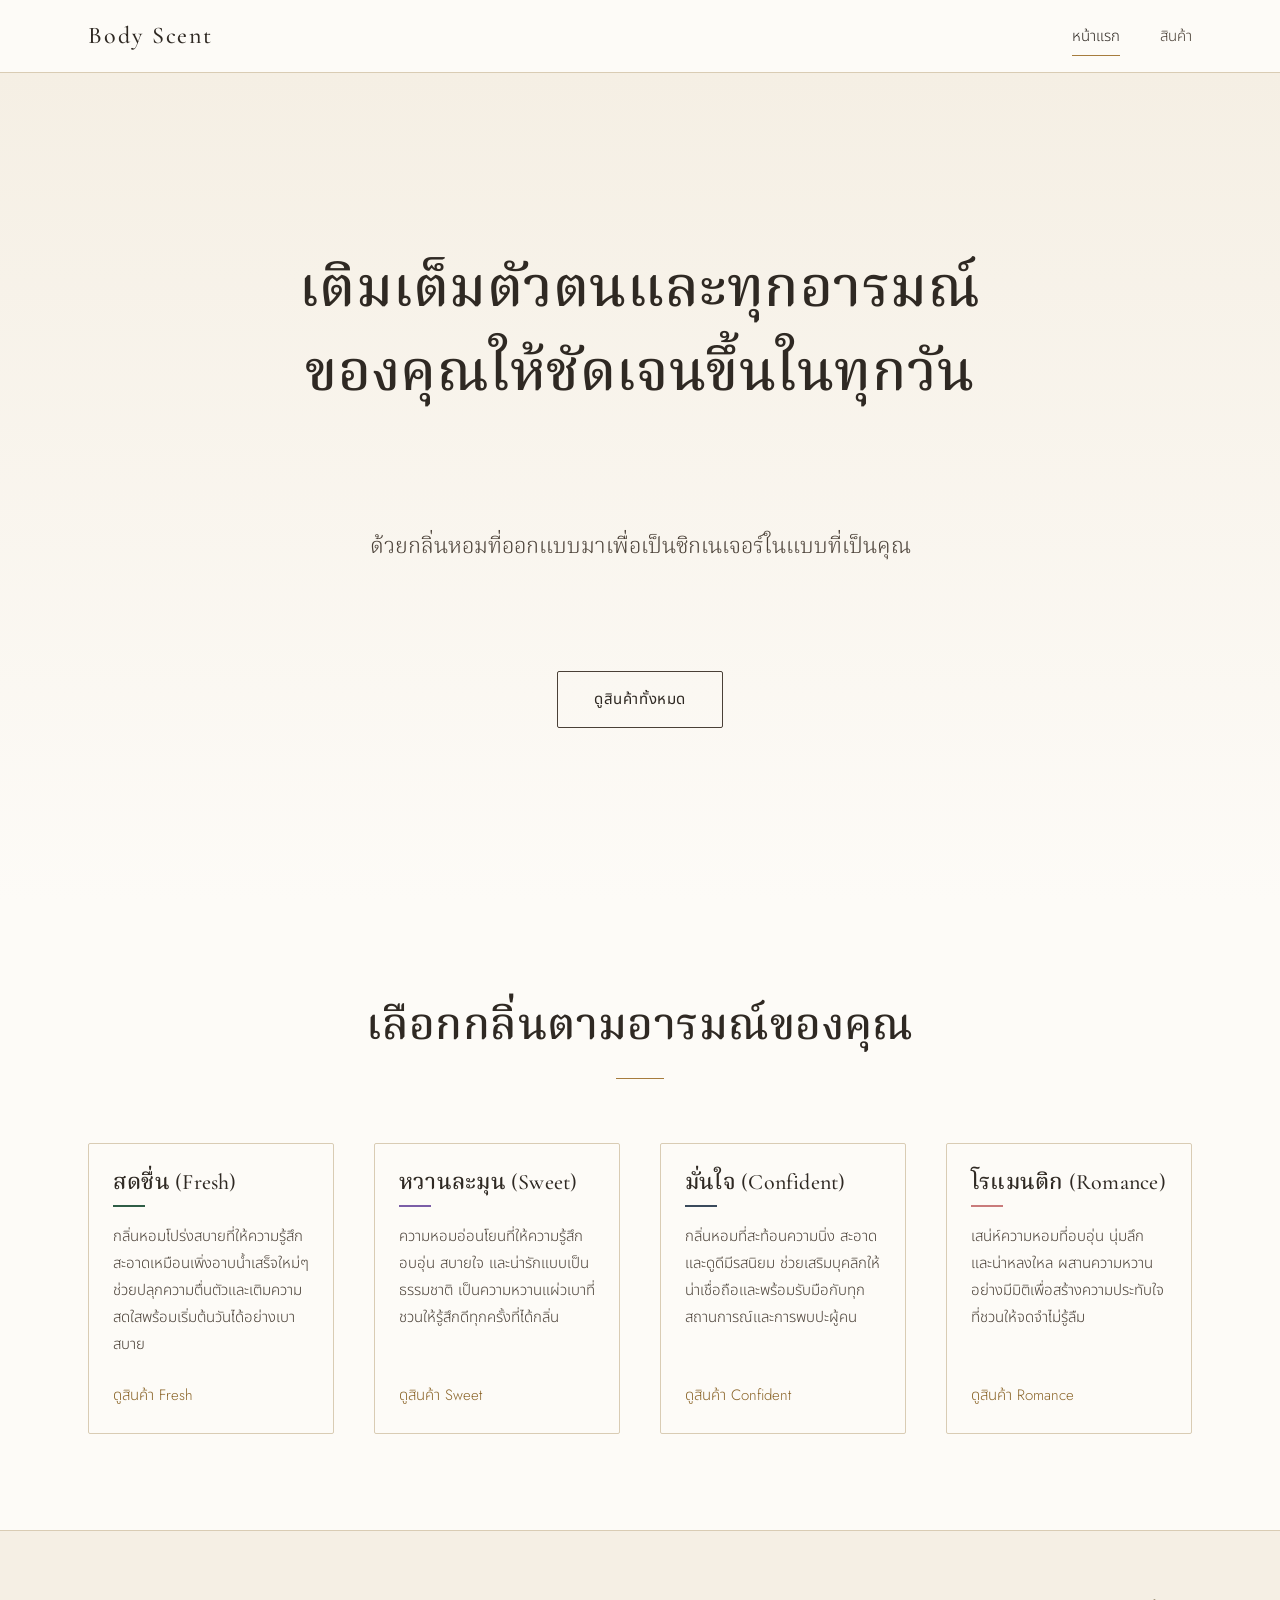
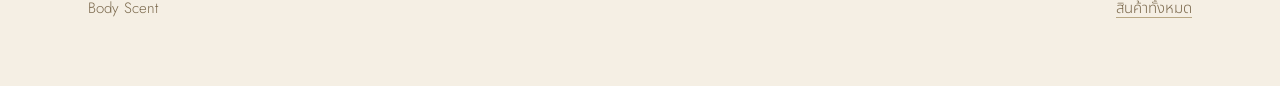
<file: index.html>
<!DOCTYPE html>
<html lang="th">
<head>
  <meta charset="UTF-8">
  <meta name="viewport" content="width=device-width, initial-scale=1">
  <title>Body Scent — เติมเต็มตัวตนและทุกอารมณ์ของคุณ</title>
  <meta name="description" content="Body Scent น้ำหอมฉีดตัวและโรลออน 4 อารมณ์ สดชื่น หวานละมุน มั่นใจ โรแมนติก">
  <link rel="stylesheet" href="style.css">
</head>
<body>

  <header class="site-header">
    <div class="container">
      <a class="brand" href="index.html">Body Scent</a>
      <ul class="nav">
        <li><a href="index.html" aria-current="page">หน้าแรก</a></li>
        <li><a href="product.html">สินค้า</a></li>
      </ul>
    </div>
  </header>

  <main>

    <section class="hero hero--full">
      <div class="container">
        <h1>เติมเต็มตัวตนและทุกอารมณ์ของคุณให้ชัดเจนขึ้นในทุกวัน</h1>
        <p class="lead">ด้วยกลิ่นหอมที่ออกแบบมาเพื่อเป็นซิกเนเจอร์ในแบบที่เป็นคุณ</p>
        <div class="hero-actions">
          <a class="btn" href="product.html">ดูสินค้าทั้งหมด</a>
        </div>
      </div>
    </section>

    <section class="section" id="moods">
      <div class="container">
        <div class="section-head is-center">
          <h2>เลือกกลิ่นตามอารมณ์ของคุณ</h2>
          <span class="rule"></span>
        </div>

        <div class="mood-list">

          <a class="mood-card" data-mood="fresh" href="product.html?mood=fresh">
            <h3>สดชื่น (Fresh)</h3>
            <span class="mood-rule"></span>
            <p>กลิ่นหอมโปร่งสบายที่ให้ความรู้สึกสะอาดเหมือนเพิ่งอาบน้ำเสร็จใหม่ๆ ช่วยปลุกความตื่นตัวและเติมความสดใสพร้อมเริ่มต้นวันได้อย่างเบาสบาย</p>
            <span class="mood-card-more">ดูสินค้า Fresh</span>
          </a>

          <a class="mood-card" data-mood="sweet" href="product.html?mood=sweet">
            <h3>หวานละมุน (Sweet)</h3>
            <span class="mood-rule"></span>
            <p>ความหอมอ่อนโยนที่ให้ความรู้สึกอบอุ่น สบายใจ และน่ารักแบบเป็นธรรมชาติ เป็นความหวานแผ่วเบาที่ชวนให้รู้สึกดีทุกครั้งที่ได้กลิ่น</p>
            <span class="mood-card-more">ดูสินค้า Sweet</span>
          </a>

          <a class="mood-card" data-mood="confident" href="product.html?mood=confident">
            <h3>มั่นใจ (Confident)</h3>
            <span class="mood-rule"></span>
            <p>กลิ่นหอมที่สะท้อนความนิ่ง สะอาด และดูดีมีรสนิยม ช่วยเสริมบุคลิกให้น่าเชื่อถือและพร้อมรับมือกับทุกสถานการณ์และการพบปะผู้คน</p>
            <span class="mood-card-more">ดูสินค้า Confident</span>
          </a>

          <a class="mood-card" data-mood="romance" href="product.html?mood=romance">
            <h3>โรแมนติก (Romance)</h3>
            <span class="mood-rule"></span>
            <p>เสน่ห์ความหอมที่อบอุ่น นุ่มลึก และน่าหลงใหล ผสานความหวานอย่างมีมิติเพื่อสร้างความประทับใจที่ชวนให้จดจำไม่รู้ลืม</p>
            <span class="mood-card-more">ดูสินค้า Romance</span>
          </a>

        </div>
      </div>
    </section>

  </main>

  <footer class="site-footer">
    <div class="container">
      <span>Body Scent</span>
      <a href="product.html">สินค้าทั้งหมด</a>
    </div>
  </footer>

  <script src="script.js"></script>
</body>
</html>
</file>
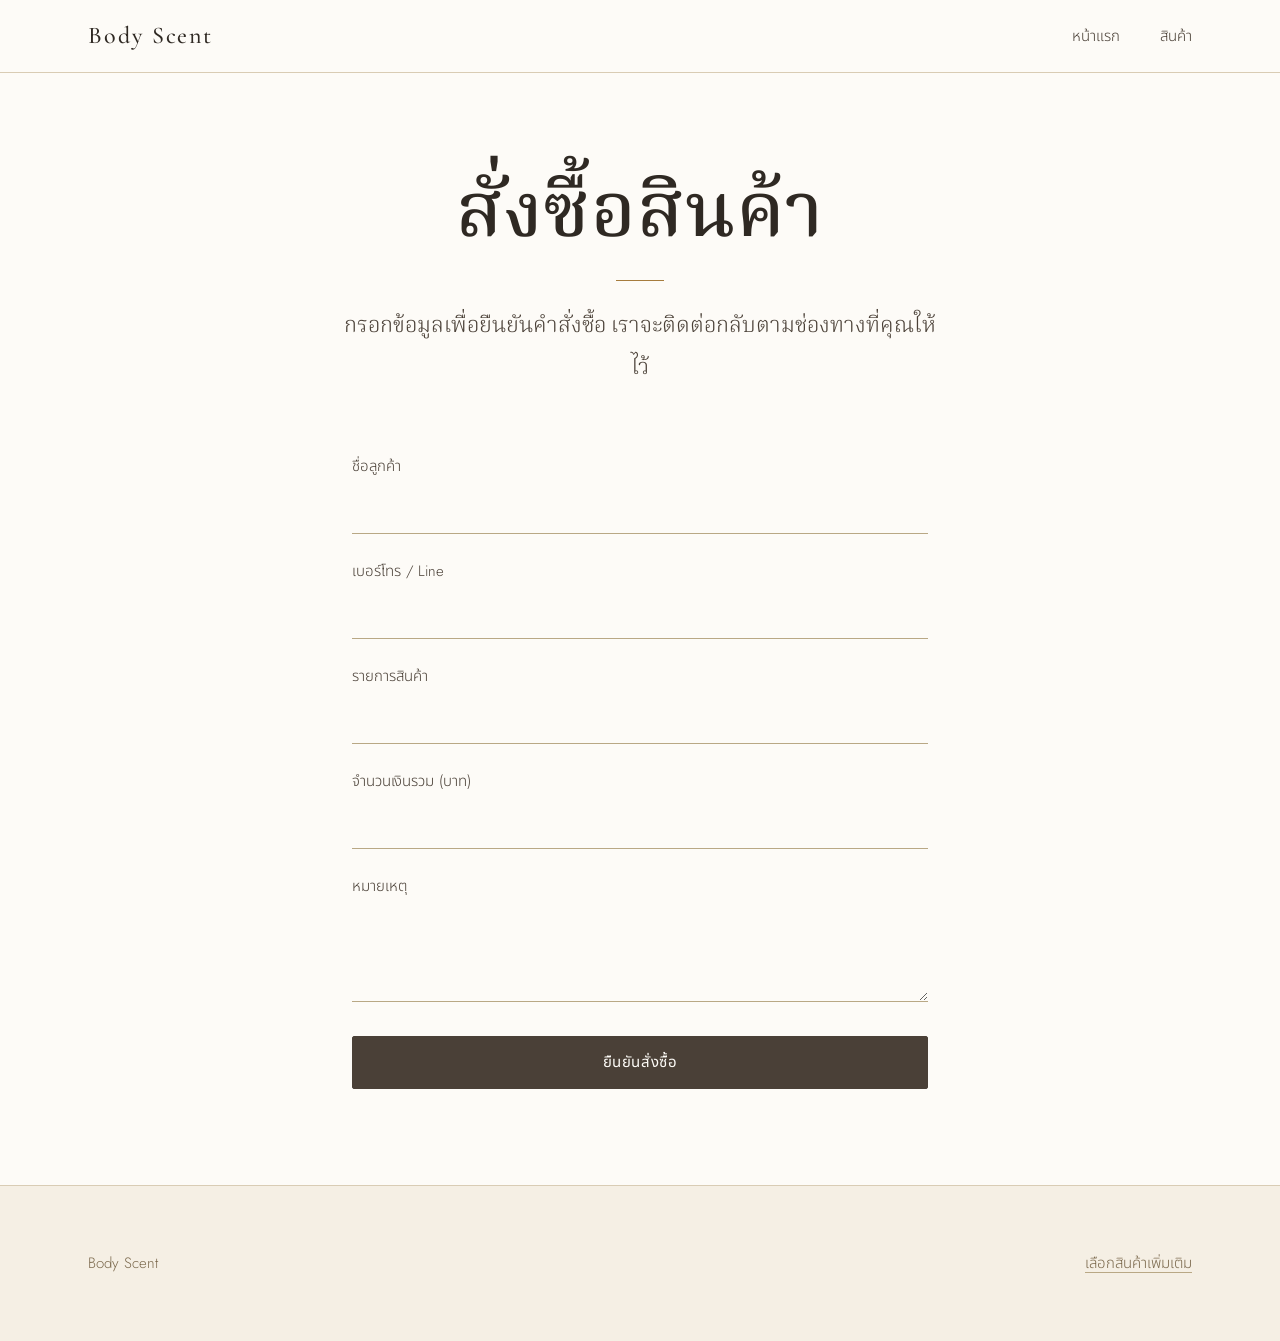
<file: order.html>
<!DOCTYPE html>
<html lang="th">
<head>
  <meta charset="UTF-8">
  <meta name="viewport" content="width=device-width, initial-scale=1">
  <title>สั่งซื้อ — Body Scent</title>
  <link rel="stylesheet" href="style.css">
</head>
<body>

  <header class="site-header">
    <div class="container">
      <a class="brand" href="index.html">Body Scent</a>
      <ul class="nav">
        <li><a href="index.html">หน้าแรก</a></li>
        <li><a href="product.html">สินค้า</a></li>
      </ul>
    </div>
  </header>

  <main>
    <section class="section">
      <div class="container">

        <div class="section-head is-center">
          <h1>สั่งซื้อสินค้า</h1>
          <span class="rule"></span>
          <p class="lead">กรอกข้อมูลเพื่อยืนยันคำสั่งซื้อ เราจะติดต่อกลับตามช่องทางที่คุณให้ไว้</p>
        </div>

        <form class="order-form" id="orderForm">

          <div class="form-field">
            <label for="customerName">ชื่อลูกค้า</label>
            <input type="text" id="customerName" name="customerName" autocomplete="name" required>
          </div>

          <div class="form-field">
            <label for="contact">เบอร์โทร / Line</label>
            <input type="text" id="contact" name="contact" autocomplete="tel" required>
          </div>

          <div class="form-field">
            <label for="items">รายการสินค้า</label>
            <input type="text" id="items" name="items" required>
          </div>

          <div class="form-field">
            <label for="total">จำนวนเงินรวม (บาท)</label>
            <input type="number" id="total" name="total" min="0" inputmode="numeric" required>
          </div>

          <div class="form-field">
            <label for="note">หมายเหตุ</label>
            <textarea id="note" name="note"></textarea>
          </div>

          <button type="submit" class="btn btn--primary btn--block">ยืนยันสั่งซื้อ</button>

        </form>

      </div>
    </section>
  </main>

  <footer class="site-footer">
    <div class="container">
      <span>Body Scent</span>
      <a href="product.html">เลือกสินค้าเพิ่มเติม</a>
    </div>
  </footer>

  <script src="script.js"></script>
</body>
</html>
</file>
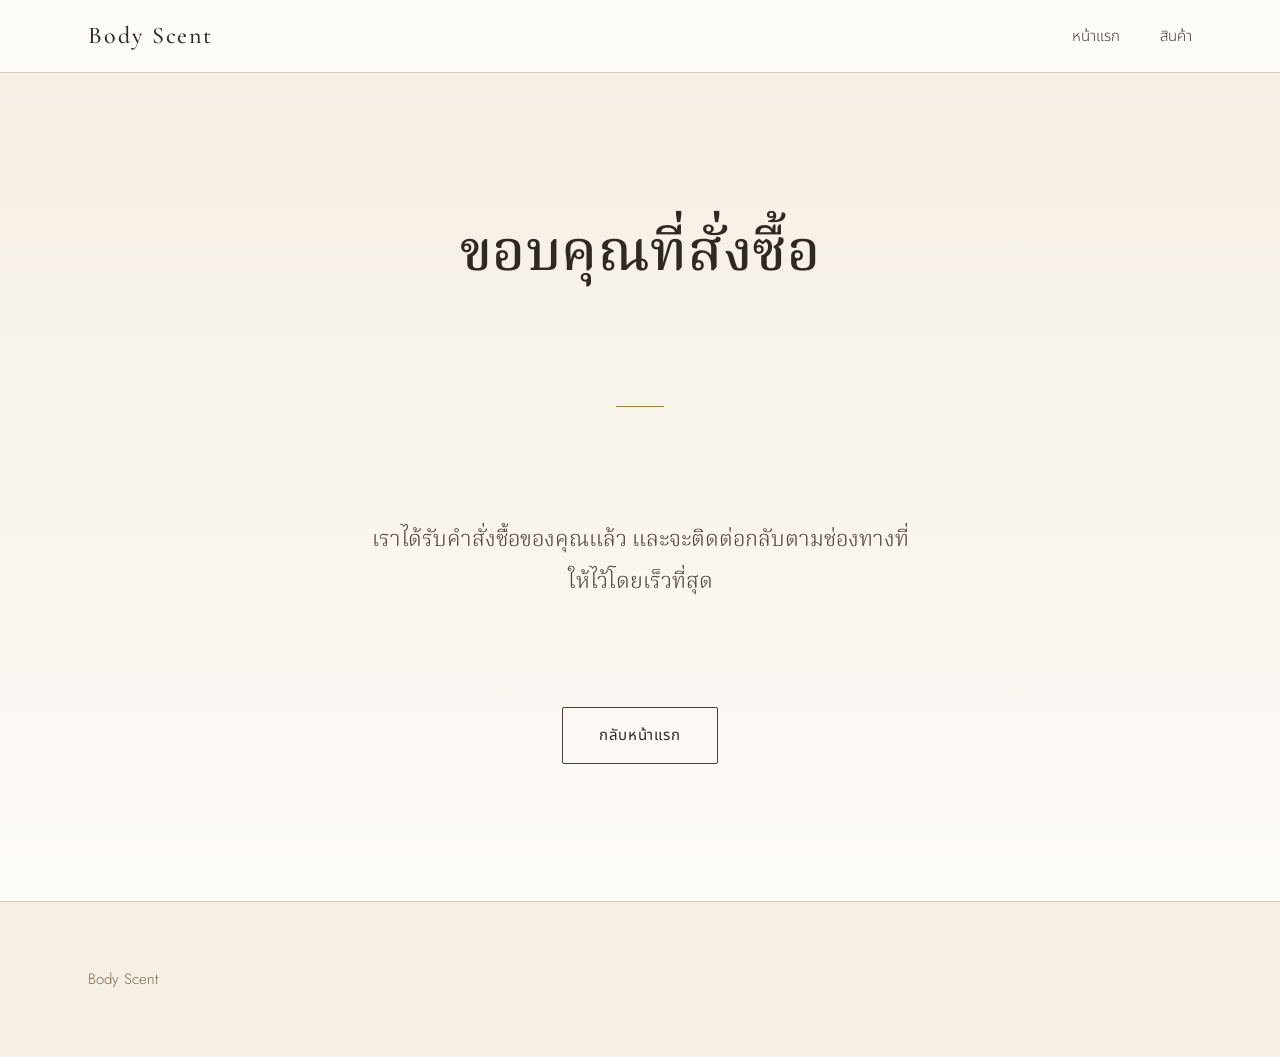
<file: thankyou.html>
<!DOCTYPE html>
<html lang="th">
<head>
  <meta charset="UTF-8">
  <meta name="viewport" content="width=device-width, initial-scale=1">
  <title>ขอบคุณที่สั่งซื้อ — Body Scent</title>
  <link rel="stylesheet" href="style.css">
</head>
<body>

  <header class="site-header">
    <div class="container">
      <a class="brand" href="index.html">Body Scent</a>
      <ul class="nav">
        <li><a href="index.html">หน้าแรก</a></li>
        <li><a href="product.html">สินค้า</a></li>
      </ul>
    </div>
  </header>

  <main>
    <section class="hero hero--full">
      <div class="container">
        <h1>ขอบคุณที่สั่งซื้อ</h1>
        <span class="rule"></span>
        <p class="lead">เราได้รับคำสั่งซื้อของคุณแล้ว และจะติดต่อกลับตามช่องทางที่ให้ไว้โดยเร็วที่สุด</p>
        <div class="hero-actions">
          <a class="btn" href="index.html">กลับหน้าแรก</a>
        </div>
      </div>
    </section>
  </main>

  <footer class="site-footer">
    <div class="container">
      <span>Body Scent</span>
    </div>
  </footer>

</body>
</html>
</file>
<file: style.css>
/* ==========================================================
   Body Scent — style.css
   ธีมพรีเมียม เรียบหรู มินิมอล (ขาว-ครีม-เบจเข้ม + ทอง/บรอนซ์)
   ========================================================== */

@import url("https://fonts.googleapis.com/css2?family=Cormorant+Garamond:wght@400;500;600&family=Noto+Serif+Thai:wght@300;400;500&family=Jost:wght@300;400;500&family=Noto+Sans+Thai:wght@300;400;500&display=swap");

/* ---------- Design tokens ---------- */
:root {
  /* พื้นหลัง */
  --ivory: #fdfbf7;
  --cream: #f5efe4;
  --sand: #e7dcc8;

  /* ตัวอักษร */
  --ink: #2f2923;
  --ink-soft: #4a4037;
  --beige-deep: #7c6a4e;

  /* accent ทอง/บรอนซ์ */
  --bronze: #a67c3d;
  --bronze-deep: #8a6428;

  /* เส้นขอบ */
  --line: #d9ccb4;
  --line-strong: #b9a885;

  /* สีประจำ mood (ใช้เป็นจุดเล็กๆ เท่านั้น) */
  --mood-fresh: #2f5d46;
  --mood-sweet: #7b5ea7;
  --mood-confident: #3a4a5c;
  --mood-romance: #c97b7b;

  /* ฟอนต์ */
  --font-display: "Cormorant Garamond", "Noto Serif Thai", Georgia, serif;
  --font-body: "Jost", "Noto Sans Thai", "Helvetica Neue", Arial, sans-serif;

  /* ระยะห่าง */
  --space-1: 0.5rem;
  --space-2: 1rem;
  --space-3: 1.5rem;
  --space-4: 2.5rem;
  --space-5: 4rem;
  --space-6: 6rem;
  --space-7: 8rem;

  --container: 72rem;
  --radius: 2px;
}

/* ---------- Reset / base ---------- */
*,
*::before,
*::after {
  box-sizing: border-box;
}

html {
  scroll-behavior: smooth;
  -webkit-text-size-adjust: 100%;
}

body {
  margin: 0;
  background: var(--ivory);
  color: var(--ink);
  font-family: var(--font-body);
  font-weight: 300;
  font-size: 1rem;
  line-height: 1.8;
  -webkit-font-smoothing: antialiased;
}

img {
  display: block;
  max-width: 100%;
  height: auto;
}

a {
  color: inherit;
  text-decoration-color: var(--line-strong);
  text-underline-offset: 0.25em;
}

a:hover {
  color: var(--bronze-deep);
}

:focus-visible {
  outline: 1px solid var(--bronze-deep);
  outline-offset: 4px;
}

::selection {
  background: var(--sand);
  color: var(--ink);
}

/* ---------- Typography ---------- */
h1,
h2,
h3 {
  margin: 0;
  font-family: var(--font-display);
  font-weight: 500;
  line-height: 1.3;
  letter-spacing: 0.01em;
  color: var(--ink);
}

h1 {
  font-size: clamp(2.5rem, 7vw, 4.75rem);
  line-height: 1.15;
}

h2 {
  font-size: clamp(1.875rem, 4vw, 2.75rem);
}

h3 {
  font-size: 1.375rem;
}

p {
  margin: 0 0 var(--space-2);
  max-width: 38rem;
}

.lead {
  font-family: var(--font-display);
  font-size: clamp(1.125rem, 2vw, 1.375rem);
  line-height: 1.9;
  color: var(--ink-soft);
}

.text-muted {
  color: var(--beige-deep);
}

/* ---------- Layout ---------- */
.container {
  width: 100%;
  max-width: var(--container);
  margin-inline: auto;
  padding-inline: var(--space-3);
}

.section {
  padding-block: var(--space-6);
}

.section--cream {
  background: var(--cream);
}

.section--sand {
  background: var(--sand);
}

.section-head {
  margin-bottom: var(--space-5);
}

.section-head.is-center {
  text-align: center;
}

.section-head.is-center p {
  margin-inline: auto;
}

/* เส้นบรอนซ์บางๆ ใต้หัวข้อ */
.rule {
  display: block;
  width: 3rem;
  height: 1px;
  margin: var(--space-3) 0;
  background: var(--bronze);
  border: 0;
}

.is-center .rule {
  margin-inline: auto;
}

/* ---------- Header / Nav ---------- */
.site-header {
  position: sticky;
  top: 0;
  z-index: 50;
  background: rgba(253, 251, 247, 0.94);
  backdrop-filter: blur(6px);
  border-bottom: 1px solid var(--line);
}

.site-header .container {
  display: flex;
  align-items: center;
  justify-content: space-between;
  gap: var(--space-3);
  min-height: 4.5rem;
}

.brand {
  font-family: var(--font-display);
  font-size: 1.5rem;
  font-weight: 500;
  letter-spacing: 0.08em;
  text-decoration: none;
}

.nav {
  display: flex;
  gap: var(--space-4);
  margin: 0;
  padding: 0;
  list-style: none;
}

.nav a {
  font-size: 0.9375rem;
  text-decoration: none;
  color: var(--ink-soft);
  padding-block: var(--space-1);
  border-bottom: 1px solid transparent;
  transition: border-color 0.2s ease, color 0.2s ease;
}

.nav a:hover,
.nav a[aria-current="page"] {
  color: var(--ink);
  border-bottom-color: var(--bronze);
}

/* ---------- Hero ---------- */
.hero {
  padding-block: var(--space-7);
  background: linear-gradient(180deg, var(--cream) 0%, var(--ivory) 100%);
}

.hero .container {
  display: grid;
  gap: var(--space-5);
  grid-template-columns: 1.1fr 0.9fr;
  align-items: center;
}

.hero h1 {
  margin-bottom: var(--space-3);
}

.hero-actions {
  display: flex;
  flex-wrap: wrap;
  gap: var(--space-2);
  margin-top: var(--space-4);
}

.hero-media {
  border: 1px solid var(--line);
  padding: var(--space-2);
  background: var(--ivory);
}

/* ---------- Buttons ---------- */
.btn {
  display: inline-block;
  padding: 0.875rem 2.25rem;
  border: 1px solid var(--ink-soft);
  border-radius: var(--radius);
  background: transparent;
  color: var(--ink);
  font-family: var(--font-body);
  font-size: 0.9375rem;
  font-weight: 400;
  letter-spacing: 0.04em;
  text-align: center;
  text-decoration: none;
  cursor: pointer;
  transition: background-color 0.25s ease, color 0.25s ease, border-color 0.25s ease;
}

.btn:hover {
  background: var(--ink-soft);
  border-color: var(--ink-soft);
  color: var(--ivory);
}

.btn--primary {
  background: var(--ink-soft);
  color: var(--ivory);
}

.btn--primary:hover {
  background: var(--bronze-deep);
  border-color: var(--bronze-deep);
}

.btn--block {
  display: block;
  width: 100%;
}

.btn[disabled] {
  opacity: 0.5;
  cursor: not-allowed;
}

/* ---------- Mood (จุดสีเล็กๆ) ---------- */
[data-mood="fresh"] {
  --mood: var(--mood-fresh);
}
[data-mood="sweet"] {
  --mood: var(--mood-sweet);
}
[data-mood="confident"] {
  --mood: var(--mood-confident);
}
[data-mood="romance"] {
  --mood: var(--mood-romance);
}

.mood-dot {
  display: inline-block;
  width: 0.5rem;
  height: 0.5rem;
  margin-right: 0.5rem;
  border-radius: 50%;
  background: var(--mood, var(--bronze));
  vertical-align: middle;
}

/* เส้นสั้นใต้หัวข้อ ใช้สี mood */
.mood-rule {
  display: block;
  width: 2rem;
  height: 2px;
  margin-top: var(--space-1);
  background: var(--mood, var(--bronze));
}

/* ---------- Filter ---------- */
.filters {
  display: flex;
  flex-wrap: wrap;
  gap: var(--space-1) var(--space-3);
  margin-bottom: var(--space-4);
  padding-bottom: var(--space-2);
  border-bottom: 1px solid var(--line);
}

.filter-btn {
  padding: var(--space-1) 0;
  border: 0;
  border-bottom: 1px solid transparent;
  background: none;
  color: var(--beige-deep);
  font-family: var(--font-body);
  font-size: 0.9375rem;
  cursor: pointer;
  transition: color 0.2s ease, border-color 0.2s ease;
}

.filter-btn:hover {
  color: var(--ink);
}

.filter-btn.is-active {
  color: var(--ink);
  border-bottom-color: var(--bronze);
}

/* ---------- Product grid ---------- */
.product-grid {
  display: grid;
  gap: var(--space-4) var(--space-3);
  grid-template-columns: repeat(4, 1fr);
}

.product-card {
  display: flex;
  flex-direction: column;
  background: var(--ivory);
  border: 1px solid var(--line);
  border-radius: var(--radius);
}

.product-image {
  aspect-ratio: 4 / 5;
  width: 100%;
  object-fit: cover;
  background: var(--cream);
  border-bottom: 1px solid var(--line);
}

.product-body {
  display: flex;
  flex: 1;
  flex-direction: column;
  padding: var(--space-3);
}

.product-meta {
  margin-bottom: var(--space-1);
  font-size: 0.875rem;
  color: var(--beige-deep);
}

.product-name {
  font-size: 1.25rem;
  line-height: 1.45;
}

.product-desc {
  margin: var(--space-2) 0 var(--space-3);
  font-size: 0.9375rem;
  color: var(--ink-soft);
}

.product-foot {
  display: flex;
  align-items: center;
  justify-content: space-between;
  gap: var(--space-2);
  margin-top: auto;
  padding-top: var(--space-2);
  border-top: 1px solid var(--line);
}

.product-price {
  font-family: var(--font-display);
  font-size: 1.5rem;
  font-weight: 500;
  color: var(--bronze-deep);
}

.product-foot .btn {
  padding: 0.5rem 1.25rem;
  font-size: 0.875rem;
}

/* ---------- Mood intro blocks ---------- */
.mood-list {
  display: grid;
  gap: var(--space-4);
  grid-template-columns: repeat(4, 1fr);
}

.mood-item {
  padding-top: var(--space-2);
  border-top: 1px solid var(--line-strong);
}

.mood-item h3 {
  display: flex;
  align-items: center;
}

.mood-item p {
  margin-top: var(--space-1);
  font-size: 0.9375rem;
  color: var(--ink-soft);
}

/* ---------- Order form ---------- */
.order-form {
  max-width: 36rem;
  margin-inline: auto;
}

.form-field {
  margin-bottom: var(--space-3);
}

.form-field label {
  display: block;
  margin-bottom: 0.375rem;
  font-size: 0.9375rem;
  color: var(--ink-soft);
}

.form-field input,
.form-field select,
.form-field textarea {
  width: 100%;
  padding: 0.75rem 0;
  border: 0;
  border-bottom: 1px solid var(--line-strong);
  border-radius: 0;
  background: transparent;
  color: var(--ink);
  font-family: var(--font-body);
  font-size: 1rem;
  font-weight: 300;
  transition: border-color 0.2s ease;
}

.form-field textarea {
  min-height: 6rem;
  resize: vertical;
}

.form-field input:focus,
.form-field select:focus,
.form-field textarea:focus {
  outline: none;
  border-bottom-color: var(--bronze-deep);
}

.form-status {
  margin-top: var(--space-2);
  padding: var(--space-2);
  border: 1px solid var(--line-strong);
  font-size: 0.9375rem;
}

.form-status.is-success {
  border-color: var(--mood-fresh);
  color: var(--mood-fresh);
}

.form-status.is-error {
  border-color: #a04a4a;
  color: #a04a4a;
}

/* ---------- Order summary ---------- */
.order-summary {
  margin: var(--space-3) 0;
  padding: var(--space-3) 0;
  border-top: 1px solid var(--line);
  border-bottom: 1px solid var(--line);
}

.order-summary li {
  display: flex;
  justify-content: space-between;
  gap: var(--space-2);
  padding-block: 0.25rem;
  list-style: none;
}

.order-total {
  display: flex;
  justify-content: space-between;
  font-family: var(--font-display);
  font-size: 1.5rem;
  color: var(--bronze-deep);
}

/* ---------- Footer ---------- */
.site-footer {
  padding-block: var(--space-5);
  background: var(--cream);
  border-top: 1px solid var(--line);
  font-size: 0.9375rem;
  color: var(--beige-deep);
}

.site-footer .container {
  display: flex;
  flex-wrap: wrap;
  align-items: center;
  justify-content: space-between;
  gap: var(--space-3);
}

/* ---------- Responsive ---------- */
@media (max-width: 64rem) {
  .product-grid,
  .mood-list {
    grid-template-columns: repeat(2, 1fr);
  }
}

@media (max-width: 48rem) {
  .section {
    padding-block: var(--space-5);
  }

  .hero {
    padding-block: var(--space-5);
  }

  .hero .container {
    grid-template-columns: 1fr;
    gap: var(--space-4);
  }

  .site-header .container {
    flex-direction: column;
    justify-content: center;
    gap: var(--space-1);
    padding-block: var(--space-2);
  }

  .nav {
    gap: var(--space-3);
  }

  .hero-actions .btn {
    flex: 1 1 100%;
  }

  .filters {
    flex-wrap: nowrap;
    overflow-x: auto;
    white-space: nowrap;
  }
}

@media (max-width: 30rem) {
  .product-grid,
  .mood-list {
    grid-template-columns: 1fr;
  }

  .container {
    padding-inline: var(--space-2);
  }
}

/* ---------- Reduced motion ---------- */
@media (prefers-reduced-motion: reduce) {
  html {
    scroll-behavior: auto;
  }

  *,
  *::before,
  *::after {
    transition-duration: 0.01ms !important;
    animation-duration: 0.01ms !important;
  }
}

/* ==========================================================
   เพิ่มสำหรับ index.html / product.html
   ========================================================== */

/* Hero เต็มจอ (ตรงกลาง ไม่มีรูป) */
.hero--full {
  display: flex;
  align-items: center;
  min-height: calc(100vh - 4.5rem);
  min-height: calc(100svh - 4.5rem);
  padding-block: var(--space-6);
}

.hero--full .container {
  grid-template-columns: 1fr;
  justify-items: center;
  text-align: center;
}

.hero--full h1 {
  max-width: 46rem;
  font-size: clamp(2rem, 5vw, 3.5rem);
  line-height: 1.5;
}

.hero--full .lead {
  max-width: 34rem;
  margin: var(--space-3) auto 0;
}

.hero--full .hero-actions {
  justify-content: center;
}

/* การ์ด mood แบบลิงก์ (หน้าแรก) */
.mood-card {
  display: flex;
  flex-direction: column;
  padding: var(--space-3);
  border: 1px solid var(--line);
  border-radius: var(--radius);
  background: var(--ivory);
  color: inherit;
  text-decoration: none;
  transition: border-color 0.25s ease;
}

.mood-card:hover {
  border-color: var(--bronze);
  color: inherit;
}

.mood-card p {
  margin: var(--space-2) 0 var(--space-3);
  font-size: 0.9375rem;
  color: var(--ink-soft);
}

.mood-card-more {
  margin-top: auto;
  font-size: 0.9375rem;
  color: var(--bronze-deep);
}

/* หัวหน้าเพจย่อย (product.html) */
.page-head {
  padding-top: var(--space-6);
  padding-bottom: var(--space-4);
}

.page-head h1 {
  font-size: clamp(2rem, 5vw, 3rem);
}

@media (max-width: 48rem) {
  .hero--full {
    min-height: calc(100vh - 7rem);
    min-height: calc(100svh - 7rem);
  }

  .page-head {
    padding-top: var(--space-5);
  }
}
</file>
